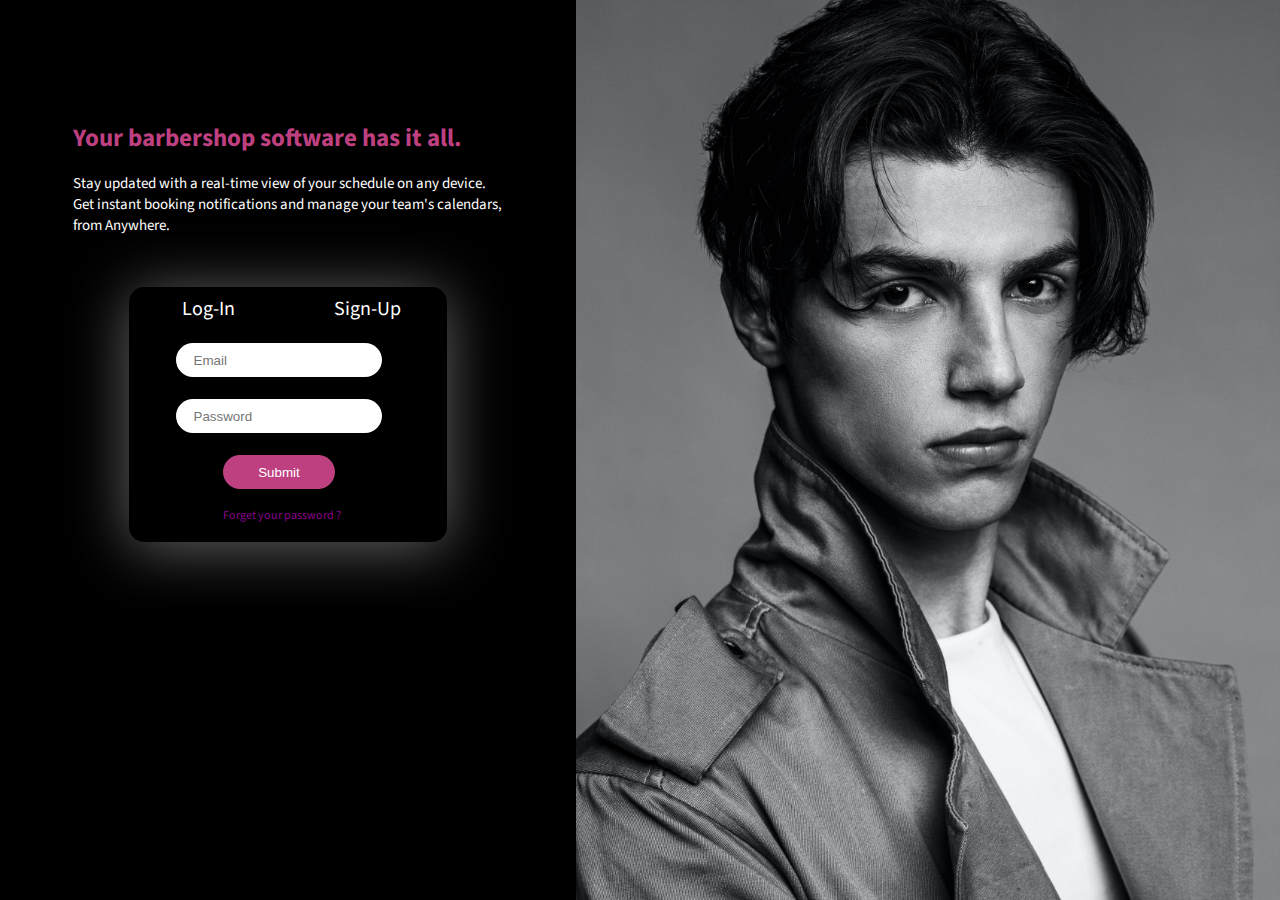
<file: index.html>
<!DOCTYPE html>
<html lang="en">

<head>
    <meta charset="UTF-8">
    <meta name="viewport" content="width=device-width, initial-scale=1.0">
    <link rel="stylesheet" href="main.css">
    <title>Document</title>
</head>

<body>

    <div class="container">
        <div class="right_side_of_container">
        </div>



        <div class="left_side_of_container">
            <div class="header">

            </div>
            <div class="main">
                <div class="text">
                    <h1>Your barbershop software has it all.</h1>
                    <p>Stay updated with a real-time view of your schedule on any device.<br> Get instant booking notifications and manage your team's calendars, from Anywhere.</p>
                </div>
                <div class="inputs">

                    <a href="index.html">
                        <div class="login_signup">

                            <div class="login">

                                <span>Log-In</span>

                            </div>
                    </a>

                    <a href="index2.html">
                        <div class="signup">

                            <span>Sign-Up</span>
                        </div>
                    </a>
                    </div>


                    <div class="getter">
                        <form action="" onsubmit="return validate_React1()">
                            <input type="email" id="email" name="email" placeholder="Email" onkeyup="setTimeout(email_validate, 2500)"><br><br>
                            <input type="password" id="pwd" name="pwd" minlength="8" placeholder="Password" onkeyup="setTimeout(pwd_validate, 2500)"><br><br>
                            <input type="submit" id="btn1"><br>
                            <p id="React"></p>

                            <a href="#">Forget your password ?</a>
                        </form>
                    </div>



                </div>
            </div>
            <div class="footer"></div>
        </div>
    </div>
    <script src="index.js"></script>
</body>

</html>
</file>
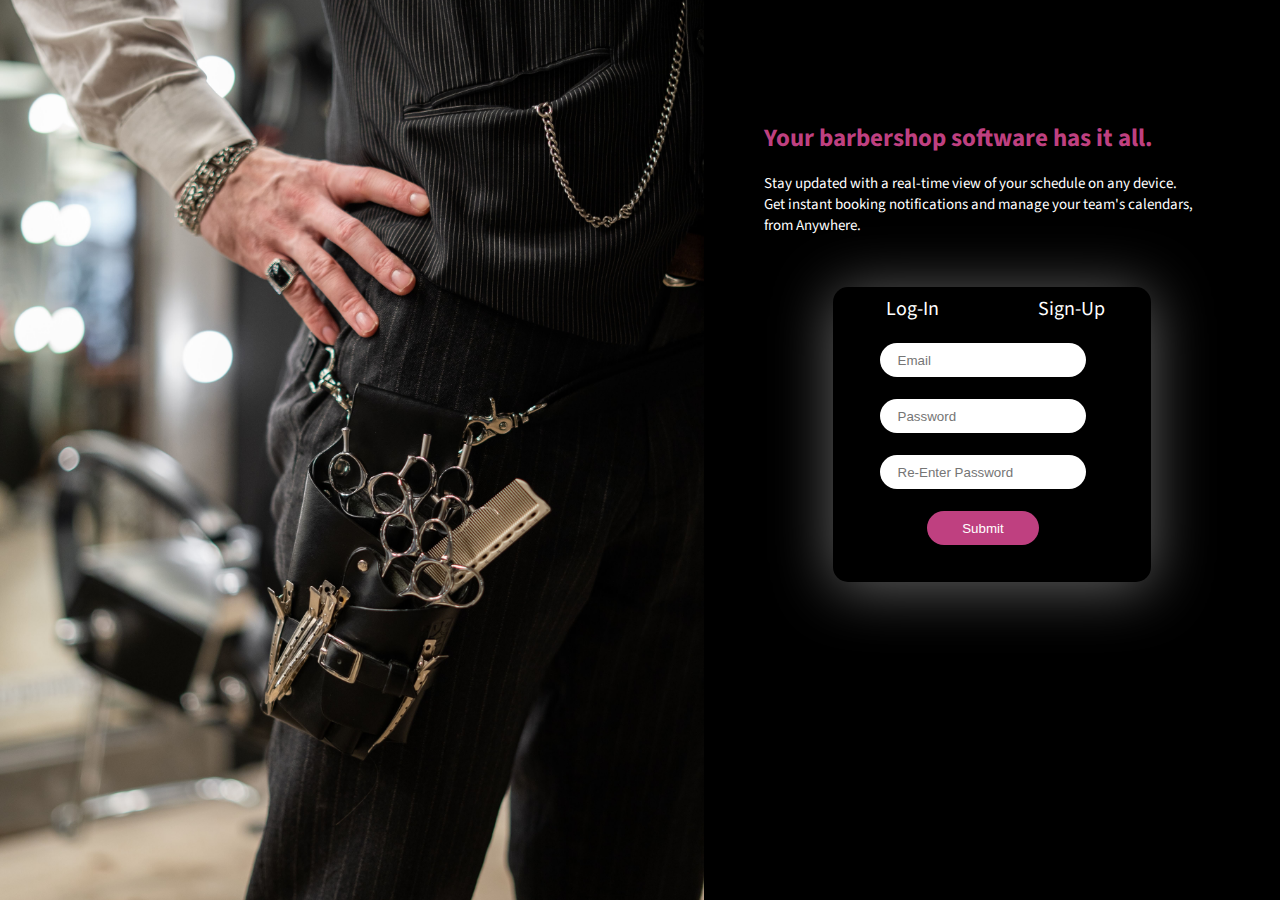
<file: index2.html>
<!DOCTYPE html>
<html lang="en">

<head>
    <meta charset="UTF-8">
    <meta name="viewport" content="width=device-width, initial-scale=1.0">
    <link rel="stylesheet" href="main2.css">
    <title>Document</title>
</head>

<body>

    <div class="container">
        <div class="right_side_of_container">
        </div>



        <div class="left_side_of_container">
            <div class="header">
                salamsdasdsadasd
            </div>
            <div class="main">
                <div class="text">
                    <h1>Your barbershop software has it all.</h1>
                    <p>Stay updated with a real-time view of your schedule on any device.<br> Get instant booking notifications and manage your team's calendars, from Anywhere.</p>
                </div>
                <div class="inputs">
                    <div class="login_signup">

                        <a href="index.html">
                            <div class="login_signup">

                                <div class="login">

                                    <span>Log-In</span>

                                </div>
                        </a>

                        <a href="index2.html">
                            <div class="signup">

                                <span>Sign-Up</span>
                            </div>
                        </a>



                        </div>
                        <form action="" onsubmit="return validate_React1()">
                            <div class="getter">

                                <input type="email" id="email" name="email" placeholder="Email" onkeyup="setTimeout(email_validate, 2500)"><br><br>

                                <input type="password" id="pwd" name="pwd" minlength="8" placeholder="Password" onkeyup="setTimeout(pwd_validate, 2500)"><br><br>

                                <input type="password" id="re-enter-pwd" name="pwd" minlength="8" placeholder="Re-Enter Password" onkeyup="setTimeout(re_pwd_validate, 2500)"><br><br>
                                <input type="submit" id="btn1">
                                <p id="React"></p>
                            </div>
                    </div>
                    </form>
                </div>
                <div class="footer"></div>
            </div>
        </div>
        <script src="index.js"></script>
</body>

</html>
</file>
<file: main.css>
@import url('https://fonts.googleapis.com/css2?family=Source+Sans+Pro&display=swap');
body {
    font-family: 'Source Sans Pro', sans-serif;
    padding: 0px;
    margin: 0px;
}

.container {
    overflow: auto;
    position: relative;
    height: 100%;
    width: 100%;
    margin: 0px;
    padding: 0px;
}

.right_side_of_container {
    background-image: url('images/pexels-waldir-évora-5944321.jpg');
    background-position: center center;
    background-size: cover;
    background-repeat: no-repeat;
    margin: 0px;
    padding: 0px;
    float: right;
    height: 721px;
    /* height: 100%; */
    width: 55%;
}

.left_side_of_container {
    /* display: grid;
    grid-template-rows: auto auto auto;
    justify-content: space-evenly; */
    margin: 0px;
    padding: 0px;
    float: left;
    background-color: black;
    /* height: 100vh; */
    height: 721px;
    width: 45%;
}

.header {
    margin: 10px auto;
    float: center;
    width: 65%;
    height: 70px;
    /* border-color: white;
    border-width: 2px;
    border-style: solid; */
}

h1 {
    font-weight: bold;
    font-size: 25px;
    color: #bf4080;
}

.main {
    margin: 40px auto;
    float: center;
    width: 85%;
    height: 465px;
    /* border-color: white;
    border-width: 2px;
    border-style: solid; */
}

.footer {
    margin: 40px auto;
    float: center;
    width: 65%;
    height: 70px;
    /* border-color: white;
    border-width: 2px;
    border-style: solid; */
}

.getter p {
    text-decoration: none;
    font-size: 12px;
    color: red;
    margin-right: 5px;
    margin-top: 0px;
    margin-bottom: 0px;
}

.getter a {
    text-decoration: none;
    font-size: 12px;
    color: darkmagenta;
    margin-right: 12px;
}

.text {
    color: white;
    font-size: 15px;
    margin: 15px auto;
    float: center;
    width: 93%;
    height: 150px;
    /* border-color: white;
    border-width: 2px;
    border-style: solid; */
    padding-left: 25px;
}

.inputs {
    border-radius: 15px;
    margin: 17px auto;
    float: center;
    width: 65%;
    height: 255px;
    /* border-color: white;
    border-width: 2px;
    border-style: solid; */
    box-shadow: 0 5px 60px 0 rgb(255, 255, 255, .40);
}

input {
    border: none;
    outline: none;
    display: inline-block;
    height: 34px;
    vertical-align: middle;
    position: relative;
    bottom: 14px;
    right: 9px;
    border-radius: 22px;
    width: 65%;
    box-sizing: border-box;
    padding: 0 18px;
}

input[type="submit"] {
    background: #bf4080 ! important;
    /* background: rgba(197, 62, 126, .33) ! important; */
    color: #fff;
    position: relative;
    width: 35%;
    cursor: pointer;
}

input[type="submit"]:hover {
    background: rgba(236, 68, 147, 0.33) ! important;
}

input[type="email"]:hover,
input[type="password"]:hover {
    border-style: solid;
    border-color: #bf4080;
    border-width: 2px;
}

a:hover {
    text-decoration: underline;
}

.border_color {
    border-style: solid;
    border-color: #bf4080;
    background-color: rgb(218, 173, 182);
    border-width: 2px;
}

.border_color1 {
    border-style: solid;
    border-color: #3fe655;
    border-width: 2px;
}

.border_color2 {
    border-style: solid;
    border-color: #ce2626;
    border-width: 2px;
}

.login_signup {
    border-top-right-radius: 15px;
    border-top-left-radius: 15px;
    margin: 0px auto;
    float: center;
    width: 100%;
    height: 40px;
    /* border-color: white;
    border-width: 1px;
    border-style: solid; */
}

.login {
    border-top-left-radius: 15px;
    color: white;
    margin: 0px auto;
    float: left;
    width: 50%;
    height: 33px;
    border-color: white;
    border-width: 0px;
    border-style: solid;
    text-align: center;
    font-size: 20px;
    padding-top: 8px;
    cursor: pointer;
}

.signup {
    border-top-right-radius: 15px;
    color: white;
    margin: 0px auto;
    float: right;
    width: 50%;
    height: 33px;
    border-color: white;
    border-width: 0px;
    border-style: solid;
    text-align: center;
    font-size: 20px;
    padding-top: 8px;
    cursor: pointer;
}

.signup:hover {
    color: black;
    background-color: white;
    cursor: pointer;
}

.login:hover {
    color: black;
    background-color: white;
    cursor: pointer;
}

.getter {
    padding-top: 30px;
    text-align: center;
    font-size: 16px;
    color: white;
}

@media only screen and (min-height: 723px) {
    .container {
        height: 100vh;
    }
    .right_side_of_container {
        height: 100vh;
    }
    .left_side_of_container {
        height: 100vh;
    }
    .main {
        /* margin: 40px auto;
        float: center; */
        height: 70vh;
        /* border-color: white;
        border-width: 2px;
        border-style: solid; */
    }
}

@media only screen and (max-width: 1050px) {
    .inputs {
        margin-top: 60px;
    }
}

@media only screen and (max-width: 690px) {
    .right_side_of_container {
        display: none;
    }
    .left_side_of_container {
        /* height: 100vh; */
        width: 100%;
    }
    .text,
    .inputs {
        margin: 40px auto;
    }
    .text {
        height: 30vh;
        width: 80vw;
    }
}

@media only screen and (max-width: 320px) {
    .text h1 {
        font-size: 20px;
    }
    .container {
        font-size: 12;
    }
}
</file>
<file: main2.css>
@import url('https://fonts.googleapis.com/css2?family=Source+Sans+Pro&display=swap');
body {
    font-family: 'Source Sans Pro', sans-serif;
    padding: 0px;
    margin: 0px;
}

h1 {
    font-weight: bold;
    font-size: 25px;
    color: #bf4080;
}

.container {
    overflow: auto;
    position: relative;
    height: 100%;
    width: 100%;
    margin: 0px;
    padding: 0px;
}

.right_side_of_container {
    background-image: url('images/pexels-cottonbro-3998389.jpg');
    background-position: center center;
    background-size: cover;
    background-repeat: no-repeat;
    margin: 0px;
    padding: 0px;
    float: left;
    height: 721px;
    width: 55%;
}

.left_side_of_container {
    /* display: grid;
    grid-template-rows: auto auto auto;
    justify-content: space-evenly; */
    margin: 0px;
    padding: 0px;
    float: right;
    background-color: black;
    height: 721px;
    width: 45%;
}

.header {
    margin: 10px auto;
    float: center;
    width: 65%;
    height: 70px;
    /* border-color: white;
    border-width: 2px;
    border-style: solid; */
}

.main {
    margin: 40px auto;
    float: center;
    width: 85%;
    height: 495px;
    /* border-color: white;
    border-width: 2px;
    border-style: solid; */
}

.footer {
    margin: 40px auto;
    float: center;
    width: 65%;
    height: 40px;
    /* border-color: white;
    border-width: 2px;
    border-style: solid; */
}

.getter p {
    text-decoration: none;
    font-size: 12px;
    color: red;
    margin-right: 5px;
    margin-top: 0px;
    margin-bottom: 0px;
}

.getter a {
    text-decoration: none;
    font-size: 12px;
    color: darkmagenta;
    margin-right: 12px;
}

.text {
    color: white;
    font-size: 15px;
    margin: 15px auto;
    float: center;
    width: 93%;
    height: 150px;
    border-color: white;
    /* border-width: 2px;
    border-style: solid;
    padding-left: 25px; */
}

.inputs {
    border-radius: 15px;
    box-shadow: 0 5px 60px 0 rgb(255, 255, 255, .40);
    margin: 17px auto;
    float: center;
    width: 65%;
    height: 295px;
    /* border-color: white;
    border-width: 2px;
    border-style: solid; */
}

input {
    border: none;
    outline: none;
    display: inline-block;
    height: 34px;
    vertical-align: middle;
    position: relative;
    bottom: 14px;
    right: 9px;
    border-radius: 22px;
    width: 65%;
    box-sizing: border-box;
    padding: 0 18px;
}

input[type="submit"] {
    background: #bf4080 ! important;
    /* background: rgba(197, 62, 126, .33) ! important; */
    color: #fff;
    position: relative;
    width: 35%;
    cursor: pointer;
}

input[type="submit"]:hover {
    background: rgba(236, 68, 147, 0.33) ! important;
}

input[type="email"]:hover,
input[type="password"]:hover,
input[type="re-enter-pwd"]:hover {
    border-style: solid;
    border-color: #bf4080;
    border-width: 2px;
}

.border_color {
    border-style: solid;
    border-color: #bf4080;
    background-color: rgb(218, 173, 182);
    border-width: 2px;
}

.border_color1 {
    border-style: solid;
    border-color: #3fe655;
    border-width: 2px;
}

.border_color2 {
    border-style: solid;
    border-color: #ce2626;
    border-width: 2px;
}

.login_signup {
    border-top-right-radius: 15px;
    border-top-left-radius: 15px;
    margin: 0px auto;
    float: center;
    width: 100%;
    height: 40px;
    /* border-color: white;
    border-width: 1px;
    border-style: solid; */
}

.login {
    border-top-left-radius: 15px;
    color: white;
    margin: 0px auto;
    float: left;
    width: 50%;
    height: 33px;
    border-color: white;
    border-width: 0px;
    border-style: solid;
    text-align: center;
    font-size: 20px;
    padding-top: 8px;
    cursor: pointer;
}

.signup {
    border-top-right-radius: 15px;
    color: white;
    margin: 0px auto;
    float: right;
    width: 50%;
    height: 33px;
    border-color: white;
    border-width: 0px;
    border-style: solid;
    text-align: center;
    font-size: 20px;
    padding-top: 8px;
    cursor: pointer;
}

.signup:hover {
    color: black;
    background-color: white;
    cursor: pointer;
}

.login:hover {
    color: black;
    background-color: white;
    cursor: pointer;
}

.getter {
    padding-top: 30px;
    text-align: center;
    font-size: 16px;
    color: white;
}

@media only screen and (min-height: 721px) {
    .right_side_of_container {
        height: 100vh;
    }
    .left_side_of_container {
        height: 100vh;
    }
    .main {
        /* margin: 40px auto;
        float: center; */
        height: 70vh;
        /* border-color: white;
        border-width: 2px;
        border-style: solid; */
    }
}

@media only screen and (min-height: 723px) {
    .container {
        height: 100vh;
    }
    .right_side_of_container {
        height: 100vh;
    }
    .left_side_of_container {
        height: 100vh;
    }
    .main {
        /* margin: 40px auto;
        float: center; */
        height: 70vh;
        /* border-color: white;
        border-width: 2px;
        border-style: solid; */
    }
}

@media only screen and (max-width: 1050px) {
    .inputs {
        margin-top: 60px;
    }
}

@media only screen and (max-width: 690px) {
    .right_side_of_container {
        display: none;
    }
    .left_side_of_container {
        /* height: 100vh; */
        /* width: 96.6vw; */
        width: 100%;
    }
    .text,
    .inputs {
        margin: 40px auto;
    }
    .text {
        height: 30vh;
        width: 80vw;
    }
}

@media only screen and (max-width: 320px) {
    .text h1 {
        font-size: 20px;
    }
    .container {
        font-size: 12;
    }
}
</file>
